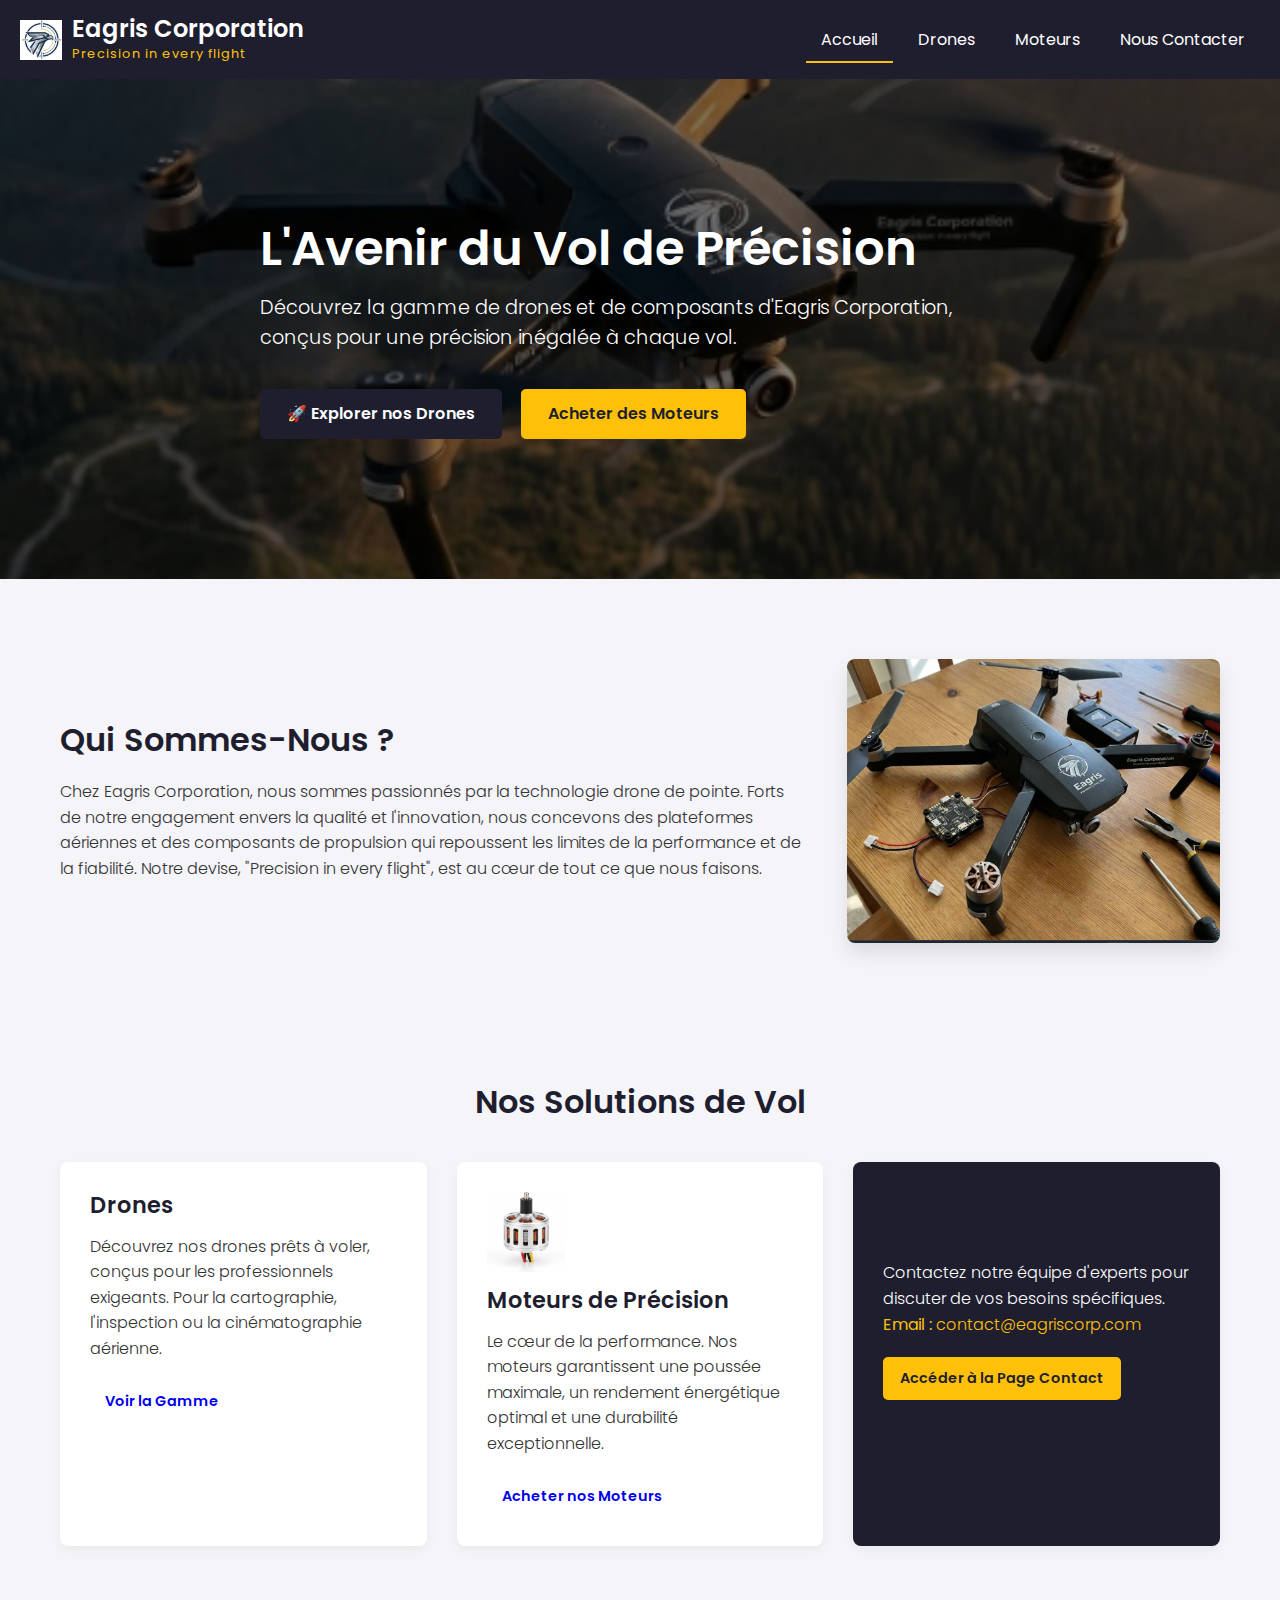
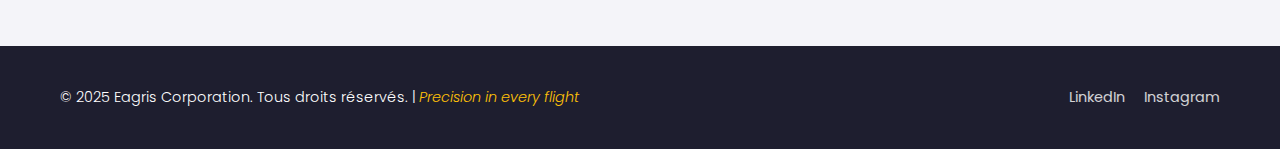
<file: index.html>
<!DOCTYPE html>
<html lang="fr">
<head>
    <meta charset="UTF-8">
    <meta name="viewport" content="width=device-width, initial-scale=1.0">
    <title>Eagris Corporation - Precision in every flight</title>
    <link rel="stylesheet" href="style2.css">
    <link href="https://fonts.googleapis.com/css2?family=Poppins:wght@300;400;600;700&display=swap" rel="stylesheet">
</head>
<body>

    <header class="main-header">
        <div class="logo-container">
            <img src="Capture d'écran 2025-12-11 101048.png" alt="Logo Eagris" class="logo-img">
            <a href="index.html" class="logo-text">
                <h1>Eagris Corporation</h1>
                <p>Precision in every flight</p>
            </a>
        </div>
        <nav>
            <ul>
                <li><a href="index.html" class="active">Accueil</a></li>
                <li><a href="drones.html">Drones</a></li>
                <li><a href="moteurs.html">Moteurs</a></li>
                <li><a href="contact.html">Nous Contacter</a></li>
            </ul>
        </nav>
    </header>

    <section class="hero-section">
        <img src="Capture d'écran 2025-12-11 103629.png" alt="Drone Eagris en vol au-dessus des montagnes" class="hero-bg">
        <div class="hero-content">
            <h2>L'Avenir du Vol de Précision</h2>
            <p>Découvrez la gamme de drones et de composants d'Eagris Corporation, conçus pour une précision inégalée à chaque vol.</p>
            <div class="hero-cta">
                <a href="drones.html" class="btn btn-primary">🚀 Explorer nos Drones</a>
                <a href="motors.html" class="btn btn-secondary">Acheter des Moteurs</a>
            </div>
        </div>
    </section>

    <main>
        <section class="about-us-section container">
            <div class="about-text">
                <h3>Qui Sommes-Nous ?</h3>
                <p>Chez Eagris Corporation, nous sommes passionnés par la technologie drone de pointe. Forts de notre engagement envers la qualité et l'innovation, nous concevons des plateformes aériennes et des composants de propulsion qui repoussent les limites de la performance et de la fiabilité. Notre devise, "Precision in every flight", est au cœur de tout ce que nous faisons.</p>
            </div>
            <div class="about-image">
                <img src="Capture d'écran 2025-12-11 103545.png" alt="Drone Eagris avec outils de maintenance">
            </div>
        </section>

        <section class="products-showcase container">
            <h3>Nos Solutions de Vol</h3>
            <div class="product-cards">
                <div class="card card-drone">
                    <h4>Drones</h4>
                    <p>Découvrez nos drones prêts à voler, conçus pour les professionnels exigeants. Pour la cartographie, l'inspection ou la cinématographie aérienne.</p>
                    <a href="drones.html" class="btn btn-card">Voir la Gamme</a>
                </div>

                <div class="card card-motor">
                    <img src="Capture d'écran 2025-12-11 102134.png" alt="Moteur de Précision Eagris" class="motor-img">
                    <h4>Moteurs de Précision</h4>
                    <p>Le cœur de la performance. Nos moteurs garantissent une poussée maximale, un rendement énergétique optimal et une durabilité exceptionnelle.</p>
                    <a href="motors.html" class="btn btn-card btn-secondary-card">Acheter nos Moteurs</a>
                </div>
                
                <div class="card card-contact">
                    <h4>Prêt à Élever Votre Expérience de Vol ?</h4>
                    <p>Contactez notre équipe d'experts pour discuter de vos besoins spécifiques.</p>
                    <p><strong>Email :</strong> contact@eagriscorp.com</p>
                    <a href="contact.html" class="btn btn-card btn-primary">Accéder à la Page Contact</a>
                </div>
            </div>
        </section>
    </main>

    <footer class="main-footer">
        <div class="container footer-content">
            <p>&copy; 2025 Eagris Corporation. Tous droits réservés. | <em>Precision in every flight</em></p>
            <div class="footer-links">
                <a href="#">LinkedIn</a>
                <a href="#">Instagram</a>
            </div>
        </div>
    </footer>

</body>
</html>
</file>
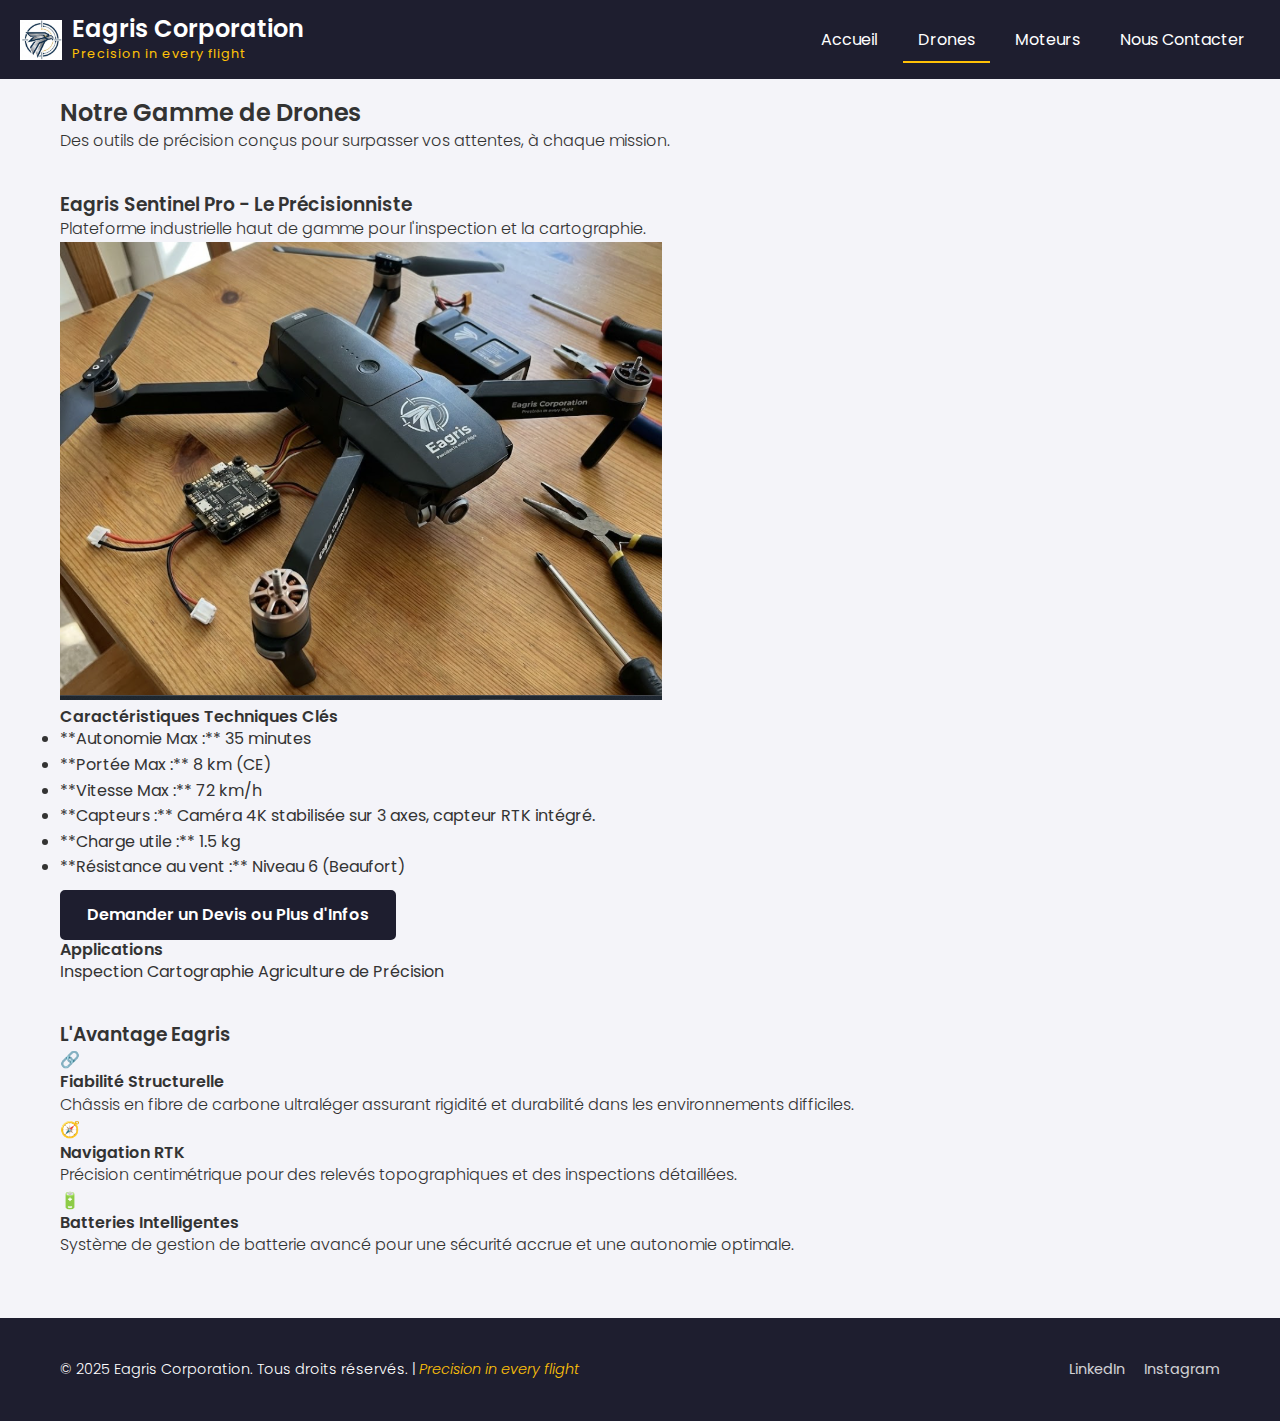
<file: drones.html>
<!DOCTYPE html>
<html lang="fr">
<head>
    <meta charset="UTF-8">
    <meta name="viewport" content="width=device-width, initial-scale=1.0">
    <title>Drones - Eagris Corporation</title>
    <link rel="stylesheet" href="style2.css">
    <link href="https://fonts.googleapis.com/css2?family=Poppins:wght@300;400;600;700&display=swap" rel="stylesheet">
</head>
<body>

    <header class="main-header">
        <div class="logo-container">
            <img src="Capture d'écran 2025-12-11 101048.png" alt="Logo Eagris" class="logo-img">
            <a href="index.html" class="logo-text">
                <h1>Eagris Corporation</h1>
                <p>Precision in every flight</p>
            </a>
        </div>
        <nav>
            <ul>
                <li><a href="index.html">Accueil</a></li>
                <li><a href="drones.html" class="active">Drones</a></li>
                <li><a href="moteurs.html">Moteurs</a></li>
                <li><a href="contact.html">Nous Contacter</a></li>
            </ul>
        </nav>
    </header>

    <main>
        <section class="page-banner drone-banner">
            <div class="container">
                <h2>Notre Gamme de Drones</h2>
                <p>Des outils de précision conçus pour surpasser vos attentes, à chaque mission.</p>
            </div>
        </section>

        <section class="drone-model-detail container">
            <div class="drone-model-header">
                <h3>Eagris Sentinel Pro - Le Précisionniste</h3>
                <p class="tagline">Plateforme industrielle haut de gamme pour l'inspection et la cartographie.</p>
            </div>

            <div class="drone-grid">
                <div class="drone-image-section">
                    <img src="Capture d'écran 2025-12-11 103545.png" alt="Drone Eagris Sentinel Pro">
                </div>
                
                <div class="drone-specs-section">
                    <h4>Caractéristiques Techniques Clés</h4>
                    <ul class="specs-list">
                        <li>**Autonomie Max :** 35 minutes</li>
                        <li>**Portée Max :** 8 km (CE)</li>
                        <li>**Vitesse Max :** 72 km/h</li>
                        <li>**Capteurs :** Caméra 4K stabilisée sur 3 axes, capteur RTK intégré.</li>
                        <li>**Charge utile :** 1.5 kg</li>
                        <li>**Résistance au vent :** Niveau 6 (Beaufort)</li>
                    </ul>
                    
                    <a href="contact.html" class="btn btn-primary large-cta">Demander un Devis ou Plus d'Infos</a>
                    
                    <div class="applications">
                        <h4>Applications</h4>
                        <span class="app-tag">Inspection</span>
                        <span class="app-tag">Cartographie</span>
                        <span class="app-tag">Agriculture de Précision</span>
                    </div>
                </div>
            </div>
        </section>
        
        <section class="eagris-advantages">
            <div class="container">
                <h3>L'Avantage Eagris</h3>
                <div class="advantage-points">
                    <div class="point">
                        <span class="icon">🔗</span>
                        <h4>Fiabilité Structurelle</h4>
                        <p>Châssis en fibre de carbone ultraléger assurant rigidité et durabilité dans les environnements difficiles.</p>
                    </div>
                    <div class="point">
                        <span class="icon">🧭</span>
                        <h4>Navigation RTK</h4>
                        <p>Précision centimétrique pour des relevés topographiques et des inspections détaillées.</p>
                    </div>
                    <div class="point">
                        <span class="icon">🔋</span>
                        <h4>Batteries Intelligentes</h4>
                        <p>Système de gestion de batterie avancé pour une sécurité accrue et une autonomie optimale.</p>
                    </div>
                </div>
            </div>
        </section>
    </main>

    <footer class="main-footer">
        <div class="container footer-content">
            <p>&copy; 2025 Eagris Corporation. Tous droits réservés. | <em>Precision in every flight</em></p>
            <div class="footer-links">
                <a href="#">LinkedIn</a>
                <a href="#">Instagram</a>
            </div>
        </div>
    </footer>

</body>
</html>
</file>
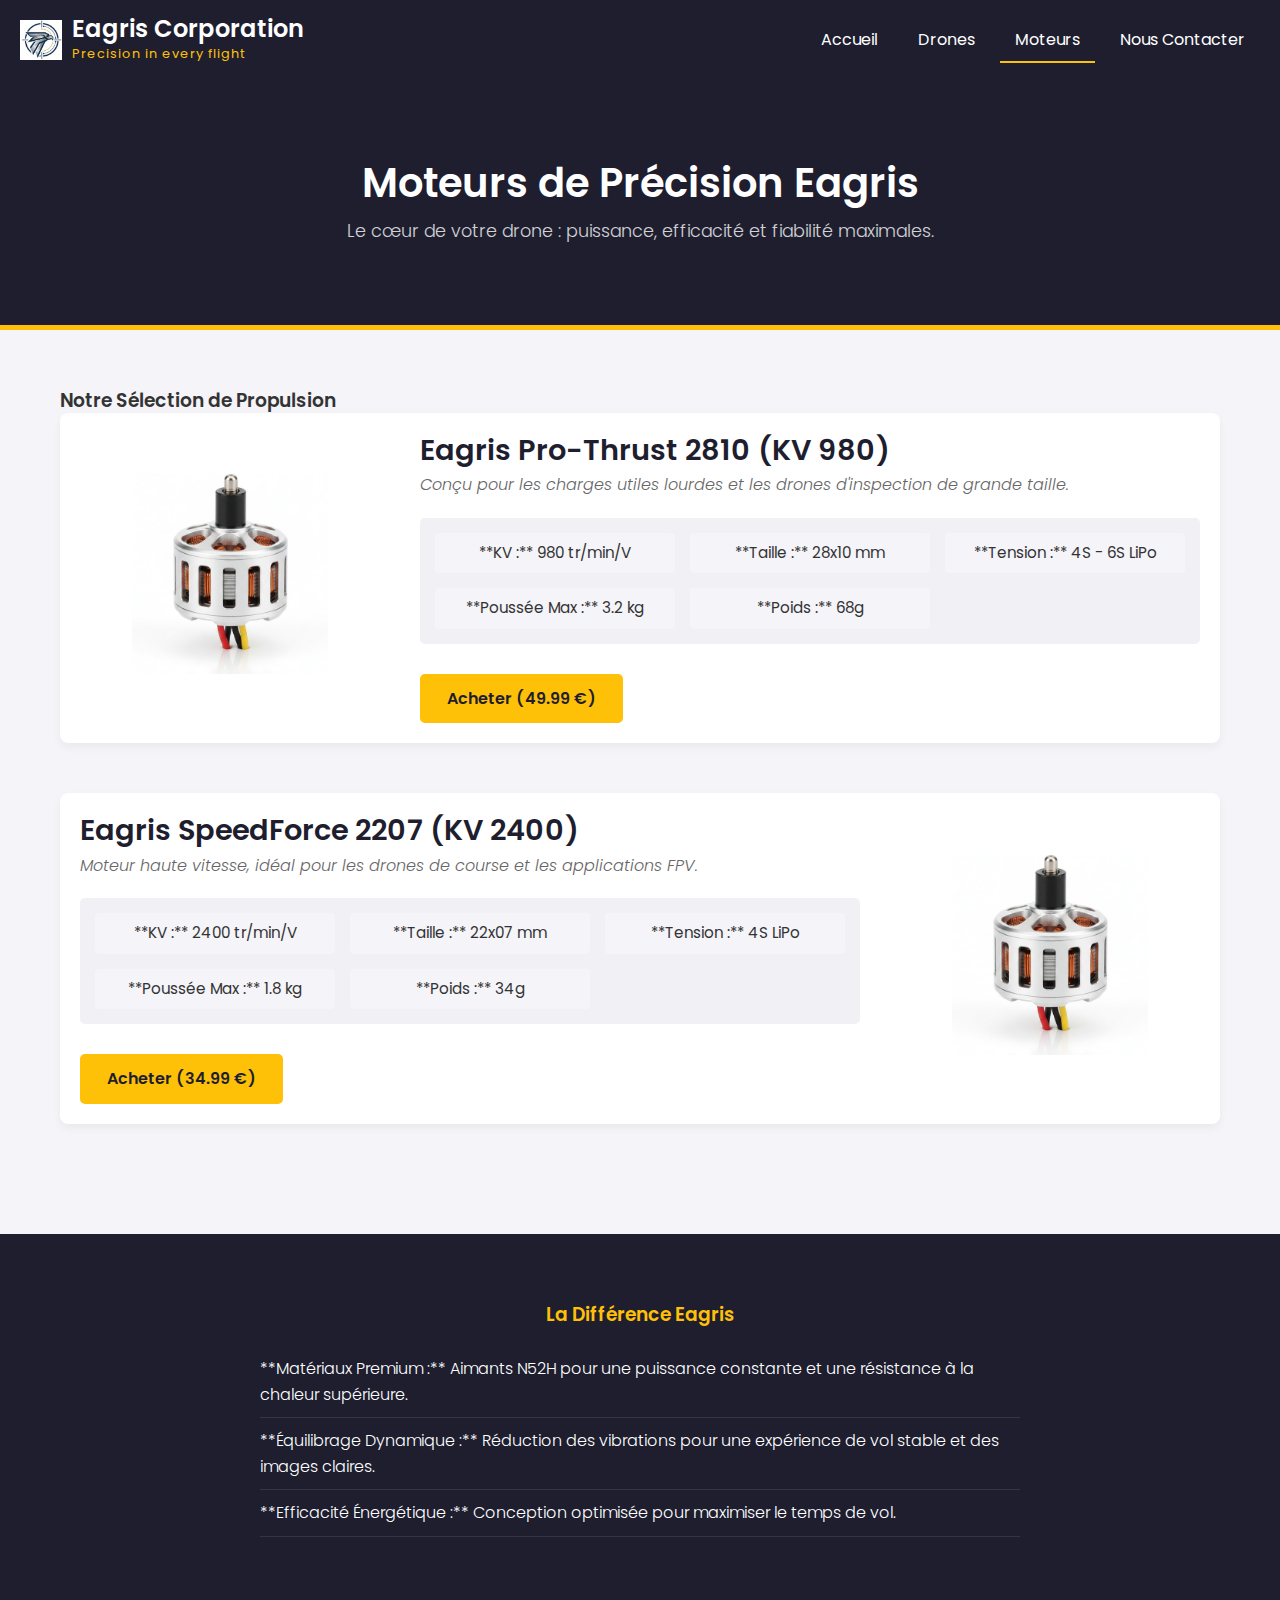
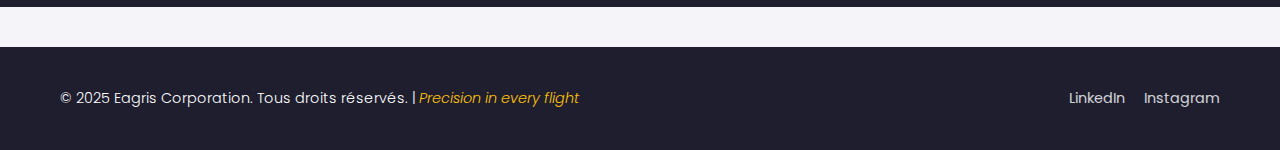
<file: moteurs.html>
<!DOCTYPE html>
<html lang="fr">
<head>
    <meta charset="UTF-8">
    <meta name="viewport" content="width=device-width, initial-scale=1.0">
    <title>Moteurs - Eagris Corporation</title>
    <link rel="stylesheet" href="styles.css">
    <link href="https://fonts.googleapis.com/css2?family=Poppins:wght@300;400;600;700&display=swap" rel="stylesheet">
</head>
<body>

    <header class="main-header">
        <div class="logo-container">
            <img src="Capture d'écran 2025-12-11 101048.png" alt="Logo Eagris" class="logo-img">
            <a href="index.html" class="logo-text">
                <h1>Eagris Corporation</h1>
                <p>Precision in every flight</p>
            </a>
        </div>
        <nav>
            <ul>
                <li><a href="index.html">Accueil</a></li>
                <li><a href="drones.html">Drones</a></li>
                <li><a href="motors.html" class="active">Moteurs</a></li>
                <li><a href="contact.html">Nous Contacter</a></li>
            </ul>
        </nav>
    </header>

    <main>
        <section class="page-banner motor-banner">
            <div class="container">
                <h2>Moteurs de Précision Eagris</h2>
                <p>Le cœur de votre drone : puissance, efficacité et fiabilité maximales.</p>
            </div>
        </section>

        <section class="motor-range container">
            <h3>Notre Sélection de Propulsion</h3>
            
            <div class="motor-product">
                <div class="motor-image-container">
                    <img src="Capture d'écran 2025-12-11 102134.png" alt="Moteur Eagris Pro-Thrust 2810">
                </div>
                <div class="motor-details">
                    <h4>Eagris Pro-Thrust 2810 (KV 980)</h4>
                    <p class="tagline">Conçu pour les charges utiles lourdes et les drones d'inspection de grande taille.</p>
                    
                    <ul class="specs-table">
                        <li>**KV :** 980 tr/min/V</li>
                        <li>**Taille :** 28x10 mm</li>
                        <li>**Tension :** 4S - 6S LiPo</li>
                        <li>**Poussée Max :** 3.2 kg</li>
                        <li>**Poids :** 68g</li>
                    </ul>
                    <a href="#" class="btn btn-secondary">Acheter (49.99 €)</a>
                </div>
            </div>

            <div class="motor-product reversed">
                <div class="motor-image-container">
                    <img src="Capture d'écran 2025-12-11 102134.png" alt="Moteur Eagris SpeedForce 2207">
                </div>
                <div class="motor-details">
                    <h4>Eagris SpeedForce 2207 (KV 2400)</h4>
                    <p class="tagline">Moteur haute vitesse, idéal pour les drones de course et les applications FPV.</p>
                    
                    <ul class="specs-table">
                        <li>**KV :** 2400 tr/min/V</li>
                        <li>**Taille :** 22x07 mm</li>
                        <li>**Tension :** 4S LiPo</li>
                        <li>**Poussée Max :** 1.8 kg</li>
                        <li>**Poids :** 34g</li>
                    </ul>
                    <a href="#" class="btn btn-secondary">Acheter (34.99 €)</a>
                </div>
            </div>
        </section>
        
        <section class="motor-advantages">
            <div class="container">
                <h3>La Différence Eagris</h3>
                <ul>
                    <li>**Matériaux Premium :** Aimants N52H pour une puissance constante et une résistance à la chaleur supérieure.</li>
                    <li>**Équilibrage Dynamique :** Réduction des vibrations pour une expérience de vol stable et des images claires.</li>
                    <li>**Efficacité Énergétique :** Conception optimisée pour maximiser le temps de vol.</li>
                </ul>
            </div>
        </section>
    </main>

    <footer class="main-footer">
        <div class="container footer-content">
            <p>&copy; 2025 Eagris Corporation. Tous droits réservés. | <em>Precision in every flight</em></p>
            <div class="footer-links">
                <a href="#">LinkedIn</a>
                <a href="#">Instagram</a>
            </div>
        </div>
    </footer>

</body>
</html>
</file>
<file: style2.css>
/* Variables et Réinitialisation de base */
:root {
    --color-dark: #1e1e2f; /* Couleur de fond principale / Texte foncé */
    --color-primary: #007bff; /* Bleu/couleur d'accentuation principale */
    --color-secondary: #ffc107; /* Jaune/Or (pour le slogan, le logo, les CTA) */
    --color-light: #f4f4f9; /* Arrière-plan clair */
    --color-text-light: #ffffff;
    --color-text-dark: #333333;
    --font-family-main: 'Poppins', sans-serif;
}

* {
    margin: 0;
    padding: 0;
    box-sizing: border-box;
}

body {
    font-family: var(--font-family-main);
    color: var(--color-text-dark);
    background-color: var(--color-light);
    line-height: 1.6;
}

.container {
    max-width: 1200px;
    margin: 0 auto;
    padding: 20px;
}

h1, h2, h3, h4 {
    font-weight: 600;
    line-height: 1.2;
}

p {
    font-weight: 300;
}

/* --- Boutons --- */
.btn {
    display: inline-block;
    padding: 10px 25px;
    margin-top: 10px;
    border-radius: 5px;
    text-decoration: none;
    font-weight: 600;
    transition: background-color 0.3s ease;
}

.btn-primary {
    background-color: var(--color-dark);
    color: var(--color-text-light);
    border: 2px solid var(--color-dark);
}

.btn-primary:hover {
    background-color: #000;
}

.btn-secondary {
    background-color: var(--color-secondary);
    color: var(--color-dark);
    border: 2px solid var(--color-secondary);
}

.btn-secondary:hover {
    background-color: #e0a800;
}

/* --- Header / Navigation --- */
.main-header {
    background-color: var(--color-dark);
    padding: 15px 20px;
    display: flex;
    justify-content: space-between;
    align-items: center;
    color: var(--color-text-light);
}

.logo-container {
    display: flex;
    align-items: center;
}

.logo-img {
    height: 40px; /* Taille du logo de l'aigle */
    margin-right: 10px;
 /* Rend le logo blanc ou clair pour le fond foncé */
}

.logo-text h1 {
    font-size: 1.5em;
    margin: 0;
    color: var(--color-text-light);
}

.logo-text p {
    font-size: 0.8em;
    color: var(--color-secondary);
    margin: 0;
    font-weight: 400;
    letter-spacing: 1px;
}

.logo-container a {
    text-decoration: none;
}

nav ul {
    list-style: none;
    display: flex;
}

nav ul li a {
    color: var(--color-text-light);
    text-decoration: none;
    padding: 10px 15px;
    margin-left: 10px;
    border-bottom: 2px solid transparent;
    transition: border-bottom 0.3s ease;
}

nav ul li a.active,
nav ul li a:hover {
    border-bottom: 2px solid var(--color-secondary);
}

/* --- Section Héro --- */
.hero-section {
    position: relative;
    height: 500px; 
    overflow: hidden;
    display: flex;
    align-items: center;
    justify-content: center;
    text-align: left;
}

.hero-bg {
    position: absolute;
    top: 0;
    left: 0;
    width: 100%;
    height: 100%;
    object-fit: cover;
    z-index: 1;
}

.hero-section::after {
    content: '';
    position: absolute;
    top: 0;
    left: 0;
    width: 100%;
    height: 100%;
    background: rgba(0, 0, 0, 0.5); /* Overlay sombre pour lisibilité */
    z-index: 2;
}

.hero-content {
    position: relative;
    z-index: 3;
    max-width: 800px;
    padding: 20px;
    color: var(--color-text-light);
}

.hero-content h2 {
    font-size: 3em;
    margin-bottom: 15px;
}

.hero-content p {
    font-size: 1.2em;
    margin-bottom: 25px;
}

.hero-cta a {
    margin-right: 15px;
}

/* --- Section Qui Sommes-Nous ? --- */
.about-us-section {
    display: flex;
    align-items: center;
    gap: 40px;
    padding: 80px 20px;
}

.about-text {
    flex: 2;
}

.about-text h3 {
    font-size: 2em;
    margin-bottom: 20px;
    color: var(--color-dark);
}

.about-image {
    flex: 1;
    overflow: hidden;
    border-radius: 8px;
    box-shadow: 0 10px 20px rgba(0, 0, 0, 0.1);
}

.about-image img {
    width: 100%;
    height: auto;
    display: block;
}

/* --- Section Solutions/Cartes --- */
.products-showcase {
    padding: 60px 20px;
    text-align: center;
}

.products-showcase h3 {
    font-size: 2em;
    margin-bottom: 40px;
    color: var(--color-dark);
}

.product-cards {
    display: grid;
    grid-template-columns: repeat(3, 1fr);
    gap: 30px;
}

.card {
    background-color: var(--color-text-light);
    border-radius: 8px;
    padding: 30px;
    box-shadow: 0 4px 12px rgba(0, 0, 0, 0.05);
    text-align: left;
    transition: transform 0.3s ease;
}

.card:hover {
    transform: translateY(-5px);
}

.card h4 {
    font-size: 1.4em;
    margin-bottom: 15px;
    color: var(--color-dark);
}

.btn-card {
    margin-top: 20px;
    padding: 8px 15px;
    font-size: 0.9em;
}

.card-motor .motor-img {
    max-height: 80px;
    display: block;
    margin-bottom: 15px;
}

.card-contact {
    background-color: var(--color-dark);
    color: var(--color-text-light);
}

.card-contact p:last-of-type {
    color: var(--color-secondary);
}

.card-contact .btn-primary {
    background-color: var(--color-secondary);
    color: var(--color-dark);
    border-color: var(--color-secondary);
}

.card-contact .btn-primary:hover {
    background-color: #e0a800;
}

/* --- Footer --- */
.main-footer {
    background-color: var(--color-dark);
    color: var(--color-text-light);
    padding: 20px 0;
    margin-top: 40px;
    font-size: 0.9em;
}

.footer-content {
    display: flex;
    justify-content: space-between;
    align-items: center;
}

.footer-content em {
    color: var(--color-secondary);
}

.footer-links a {
    color: var(--color-text-light);
    text-decoration: none;
    margin-left: 15px;
    opacity: 0.8;
}

.footer-links a:hover {
    opacity: 1;
    color: var(--color-secondary);
}

/* --- Media Queries pour la responsivité de base --- */
@media (max-width: 900px) {
    .product-cards {
        grid-template-columns: 1fr;
    }
    .about-us-section {
        flex-direction: column;
        text-align: center;
    }
    .about-image {
        order: -1; /* Place l'image avant le texte sur mobile */
        max-width: 80%;
    }
}

@media (max-width: 600px) {
    .main-header {
        flex-direction: column;
        text-align: center;
    }
    nav ul {
        margin-top: 15px;
        flex-wrap: wrap;
        justify-content: center;
    }
    nav ul li a {
        padding: 5px 10px;
    }
    .hero-content h2 {
        font-size: 2em;
    }
    .hero-content p {
        font-size: 1em;
    }
    .footer-content {
        flex-direction: column;
        text-align: center;
    }
    .footer-links {
        margin-top: 10px;
    }
}
</file>
<file: styles.css>
/* =============================== */
/* NOUVEAUX STYLES POUR PAGES INTERNES */
/* =============================== */
/* Variables et Réinitialisation de base */
:root {
    --color-dark: #1e1e2f; /* Couleur de fond principale / Texte foncé */
    --color-primary: #007bff; /* Bleu/couleur d'accentuation principale */
    --color-secondary: #ffc107; /* Jaune/Or (pour le slogan, le logo, les CTA) */
    --color-light: #f4f4f9; /* Arrière-plan clair */
    --color-text-light: #ffffff;
    --color-text-dark: #333333;
    --font-family-main: 'Poppins', sans-serif;
}

* {
    margin: 0;
    padding: 0;
    box-sizing: border-box;
}

body {
    font-family: var(--font-family-main);
    color: var(--color-text-dark);
    background-color: var(--color-light);
    line-height: 1.6;
}

.container {
    max-width: 1200px;
    margin: 0 auto;
    padding: 20px;
}

h1, h2, h3, h4 {
    font-weight: 600;
    line-height: 1.2;
}

p {
    font-weight: 300;
}

/* --- Boutons --- */
.btn {
    display: inline-block;
    padding: 10px 25px;
    margin-top: 10px;
    border-radius: 5px;
    text-decoration: none;
    font-weight: 600;
    transition: background-color 0.3s ease;
}

.btn-primary {
    background-color: var(--color-dark);
    color: var(--color-text-light);
    border: 2px solid var(--color-dark);
}

.btn-primary:hover {
    background-color: #000;
}

.btn-secondary {
    background-color: var(--color-secondary);
    color: var(--color-dark);
    border: 2px solid var(--color-secondary);
}

.btn-secondary:hover {
    background-color: #e0a800;
}

/* --- Header / Navigation --- */
.main-header {
    background-color: var(--color-dark);
    padding: 15px 20px;
    display: flex;
    justify-content: space-between;
    align-items: center;
    color: var(--color-text-light);
}

.logo-container {
    display: flex;
    align-items: center;
}

.logo-img {
    height: 40px; /* Taille du logo de l'aigle */
    margin-right: 10px;
 /* Rend le logo blanc ou clair pour le fond foncé */
}

.logo-text h1 {
    font-size: 1.5em;
    margin: 0;
    color: var(--color-text-light);
}

.logo-text p {
    font-size: 0.8em;
    color: var(--color-secondary);
    margin: 0;
    font-weight: 400;
    letter-spacing: 1px;
}

.logo-container a {
    text-decoration: none;
}

nav ul {
    list-style: none;
    display: flex;
}

nav ul li a {
    color: var(--color-text-light);
    text-decoration: none;
    padding: 10px 15px;
    margin-left: 10px;
    border-bottom: 2px solid transparent;
    transition: border-bottom 0.3s ease;
}

nav ul li a.active,
nav ul li a:hover {
    border-bottom: 2px solid var(--color-secondary);
}

/* --- Section Héro --- */
.hero-section {
    position: relative;
    height: 500px; 
    overflow: hidden;
    display: flex;
    align-items: center;
    justify-content: center;
    text-align: left;
}

.hero-bg {
    position: absolute;
    top: 0;
    left: 0;
    width: 100%;
    height: 100%;
    object-fit: cover;
    z-index: 1;
}

.hero-section::after {
    content: '';
    position: absolute;
    top: 0;
    left: 0;
    width: 100%;
    height: 100%;
    background: rgba(0, 0, 0, 0.5); /* Overlay sombre pour lisibilité */
    z-index: 2;
}

.hero-content {
    position: relative;
    z-index: 3;
    max-width: 800px;
    padding: 20px;
    color: var(--color-text-light);
}

.hero-content h2 {
    font-size: 3em;
    margin-bottom: 15px;
}

.hero-content p {
    font-size: 1.2em;
    margin-bottom: 25px;
}

.hero-cta a {
    margin-right: 15px;
}

/* --- Section Qui Sommes-Nous ? --- */
.about-us-section {
    display: flex;
    align-items: center;
    gap: 40px;
    padding: 80px 20px;
}

.about-text {
    flex: 2;
}

.about-text h3 {
    font-size: 2em;
    margin-bottom: 20px;
    color: var(--color-dark);
}

.about-image {
    flex: 1;
    overflow: hidden;
    border-radius: 8px;
    box-shadow: 0 10px 20px rgba(0, 0, 0, 0.1);
}

.about-image img {
    width: 100%;
    height: auto;
    display: block;
}

/* --- Section Solutions/Cartes --- */
.products-showcase {
    padding: 60px 20px;
    text-align: center;
}

.products-showcase h3 {
    font-size: 2em;
    margin-bottom: 40px;
    color: var(--color-dark);
}

.product-cards {
    display: grid;
    grid-template-columns: repeat(3, 1fr);
    gap: 30px;
}

.card {
    background-color: var(--color-text-light);
    border-radius: 8px;
    padding: 30px;
    box-shadow: 0 4px 12px rgba(0, 0, 0, 0.05);
    text-align: left;
    transition: transform 0.3s ease;
}

.card:hover {
    transform: translateY(-5px);
}

.card h4 {
    font-size: 1.4em;
    margin-bottom: 15px;
    color: var(--color-dark);
}

.btn-card {
    margin-top: 20px;
    padding: 8px 15px;
    font-size: 0.9em;
}

.card-motor .motor-img {
    max-height: 80px;
    display: block;
    margin-bottom: 15px;
}

.card-contact {
    background-color: var(--color-dark);
    color: var(--color-text-light);
}

.card-contact p:last-of-type {
    color: var(--color-secondary);
}

.card-contact .btn-primary {
    background-color: var(--color-secondary);
    color: var(--color-dark);
    border-color: var(--color-secondary);
}

.card-contact .btn-primary:hover {
    background-color: #e0a800;
}

/* --- Footer --- */
.main-footer {
    background-color: var(--color-dark);
    color: var(--color-text-light);
    padding: 20px 0;
    margin-top: 40px;
    font-size: 0.9em;
}

.footer-content {
    display: flex;
    justify-content: space-between;
    align-items: center;
}

.footer-content em {
    color: var(--color-secondary);
}

.footer-links a {
    color: var(--color-text-light);
    text-decoration: none;
    margin-left: 15px;
    opacity: 0.8;
}

.footer-links a:hover {
    opacity: 1;
    color: var(--color-secondary);
}

/* --- Media Queries pour la responsivité de base --- */
@media (max-width: 900px) {
    .product-cards {
        grid-template-columns: 1fr;
    }
    .about-us-section {
        flex-direction: column;
        text-align: center;
    }
    .about-image {
        order: -1; /* Place l'image avant le texte sur mobile */
        max-width: 80%;
    }
}

@media (max-width: 600px) {
    .main-header {
        flex-direction: column;
        text-align: center;
    }
    nav ul {
        margin-top: 15px;
        flex-wrap: wrap;
        justify-content: center;
    }
    nav ul li a {
        padding: 5px 10px;
    }
    .hero-content h2 {
        font-size: 2em;
    }
    .hero-content p {
        font-size: 1em;
    }
    .footer-content {
        flex-direction: column;
        text-align: center;
    }
    .footer-links {
        margin-top: 10px;
    }
}
/* --- Bannières de Page (Page Drones et Moteurs) --- */
.page-banner {
    background-color: var(--color-dark); /* Fond sombre comme le header */
    color: var(--color-text-light);
    padding: 60px 20px;
    text-align: center;
    border-bottom: 5px solid var(--color-secondary); /* Accent or */
}

.page-banner h2 {
    font-size: 2.5em;
    margin-bottom: 10px;
}

.page-banner p {
    font-size: 1.1em;
    opacity: 0.8;
}

/* --- DRONES Page Style --- */

.drone-model-detail {
    padding: 60px 20px;
}

.drone-model-header {
    text-align: center;
    margin-bottom: 40px;
}

.drone-model-header h3 {
    font-size: 2.2em;
    color: var(--color-dark);
}

.drone-model-header .tagline {
    color: var(--color-secondary);
    font-style: italic;
}

.drone-grid {
    display: flex;
    gap: 40px;
    align-items: flex-start;
}

.drone-image-section {
    flex: 1;
    max-width: 50%;
    border-radius: 8px;
    overflow: hidden;
    box-shadow: 0 10px 25px rgba(0, 0, 0, 0.15);
}

.drone-image-section img {
    width: 100%;
    display: block;
}

.drone-specs-section {
    flex: 1;
    max-width: 50%;
    padding: 20px;
    background-color: var(--color-text-light);
    border-left: 3px solid var(--color-secondary); /* Ligne d'accentuation */
}

.specs-list {
    list-style: none;
    padding: 0;
    margin-bottom: 30px;
}

.specs-list li {
    padding: 8px 0;
    border-bottom: 1px dashed #ddd;
    font-weight: 300;
}

.specs-list li strong {
    color: var(--color-dark);
    font-weight: 600;
    margin-right: 5px;
}

.applications {
    margin-top: 20px;
    padding-top: 20px;
    border-top: 1px solid #ccc;
}

.applications h4 {
    margin-bottom: 10px;
}

.app-tag {
    display: inline-block;
    background-color: var(--color-primary);
    color: var(--color-text-light);
    padding: 5px 10px;
    border-radius: 4px;
    font-size: 0.9em;
    margin: 5px;
}

.eagris-advantages {
    background-color: #e0e0e8; /* Léger fond gris pour la section */
    padding: 50px 0;
    text-align: center;
}

.advantage-points {
    display: flex;
    justify-content: space-around;
    margin-top: 30px;
}

.point {
    max-width: 30%;
    padding: 20px;
    border-radius: 8px;
}

.point .icon {
    font-size: 2em;
    color: var(--color-secondary);
    display: block;
    margin-bottom: 10px;
}

/* --- MOTEURS Page Style --- */

.motor-range {
    padding: 60px 20px;
}

.motor-product {
    display: flex;
    align-items: center;
    gap: 40px;
    margin-bottom: 50px;
    padding: 20px;
    border-radius: 8px;
    background-color: var(--color-text-light);
    box-shadow: 0 4px 10px rgba(0, 0, 0, 0.05);
}

.motor-product.reversed {
    flex-direction: row-reverse; /* Pour inverser image et texte */
}

.motor-image-container {
    flex: 1;
    max-width: 300px;
    text-align: center;
}

.motor-image-container img {
    width: 100%;
    height: auto;
    max-height: 200px;
    object-fit: contain;
}

.motor-details {
    flex: 2;
}

.motor-details h4 {
    font-size: 1.8em;
    color: var(--color-dark);
    margin-bottom: 5px;
}

.motor-details .tagline {
    color: #666;
    margin-bottom: 20px;
    font-style: italic;
}

.specs-table {
    list-style: none;
    padding: 0;
    display: grid;
    grid-template-columns: repeat(3, 1fr);
    gap: 15px;
    margin-bottom: 20px;
    font-size: 0.95em;
    background-color: #f0f0f5;
    padding: 15px;
    border-radius: 5px;
}

.specs-table li {
    background-color: var(--color-light);
    padding: 8px;
    border-radius: 4px;
    text-align: center;
}

.specs-table li strong {
    display: block;
    font-size: 0.8em;
    color: #888;
    font-weight: 300;
}

.motor-advantages {
    background-color: var(--color-dark);
    color: var(--color-text-light);
    padding: 50px 0;
}

.motor-advantages h3 {
    text-align: center;
    margin-bottom: 20px;
    color: var(--color-secondary);
}

.motor-advantages ul {
    list-style: none;
    max-width: 800px;
    margin: 0 auto;
    padding: 0 20px;
}

.motor-advantages ul li {
    padding: 10px 0;
    border-bottom: 1px solid rgba(255, 255, 255, 0.1);
    font-weight: 300;
}

.motor-advantages ul li strong {
    color: var(--color-secondary);
    font-weight: 600;
}

/* Media Query pour la responsivité */
@media (max-width: 900px) {
    .drone-grid,
    .motor-product {
        flex-direction: column;
    }
    .drone-image-section,
    .drone-specs-section,
    .motor-image-container,
    .motor-details {
        max-width: 100%;
    }
    .motor-product.reversed {
        flex-direction: column; /* Annule l'inversion sur mobile */
    }
    .specs-table {
        grid-template-columns: 1fr 1fr;
    }
    .advantage-points {
        flex-direction: column;
        gap: 20px;
    }
    .point {
        max-width: 100%;
    }
}
</file>
